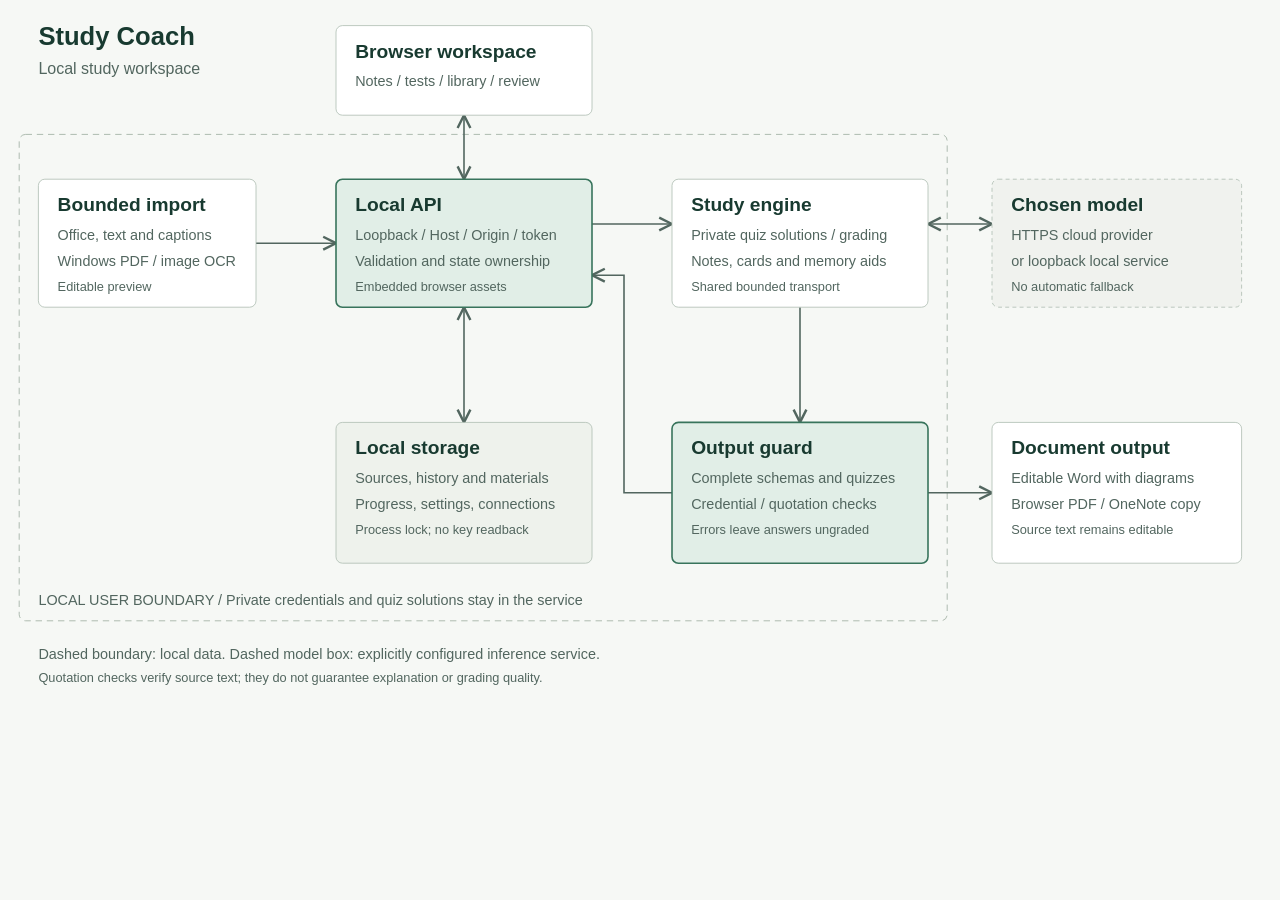
<file: docs/architecture.html>
<!doctype html><html lang="en"><meta charset="utf-8"><meta name="viewport" content="width=device-width,initial-scale=1"><title>Study Coach architecture</title><style>body{margin:0;background:#f6f8f5;font-family:Segoe UI,Arial,sans-serif}main{max-width:1600px;margin:auto;overflow-x:auto}svg{min-width:1000px;width:100%;display:block}</style><main><svg xmlns="http://www.w3.org/2000/svg" viewBox="0 0 1600 880" role="img" aria-labelledby="arch-title arch-desc"><title id="arch-title">Study Coach architecture</title><desc id="arch-desc">Session-protected local API, bounded imports, private study state, explicit model transport, output checks, and document exports.</desc><defs><marker id="arrow" markerWidth="10" markerHeight="10" refX="9" refY="5" orient="auto-start-reverse"><path d="M1 1L9 5L1 9" fill="none" stroke="#52665f" stroke-width="1.5"/></marker></defs><rect width="1600" height="880" fill="#f6f8f5"/><g font-family="Segoe UI,Arial,sans-serif" fill="#183a30"><text x="48" y="56" font-size="32" font-weight="650">Study Coach</text><text x="48" y="92" font-size="20" fill="#52665f">Local study workspace</text><rect x="24" y="168" width="1160" height="608" rx="8" fill="none" stroke="#9cad9f" stroke-dasharray="8 6"/><path d="M580 144V224" fill="none" stroke="#52665f" stroke-width="2" marker-end="url(#arrow)" marker-start="url(#arrow)"/><path d="M320 304H420" fill="none" stroke="#52665f" stroke-width="2" marker-end="url(#arrow)"/><path d="M740 280H840" fill="none" stroke="#52665f" stroke-width="2" marker-end="url(#arrow)"/><path d="M1160 280H1240" fill="none" stroke="#52665f" stroke-width="2" marker-end="url(#arrow)" marker-start="url(#arrow)"/><path d="M580 384V528" fill="none" stroke="#52665f" stroke-width="2" marker-end="url(#arrow)" marker-start="url(#arrow)"/><path d="M1000 384V528" fill="none" stroke="#52665f" stroke-width="2" marker-end="url(#arrow)"/><path d="M840 616H780V344H740" fill="none" stroke="#52665f" stroke-width="2" marker-end="url(#arrow)"/><path d="M1160 616H1240" fill="none" stroke="#52665f" stroke-width="2" marker-end="url(#arrow)"/><rect x="420" y="32" width="320" height="112" rx="8" fill="#ffffff" stroke="#aebdb2" stroke-width="1"/><text x="444" y="72" font-size="24" font-weight="600">Browser workspace</text><text x="444" y="108" font-size="18" fill="#52665f">Notes / tests / library / review</text><rect x="48" y="224" width="272" height="160" rx="8" fill="#ffffff" stroke="#aebdb2" stroke-width="1"/><text x="72" y="264" font-size="24" font-weight="600">Bounded import</text><text x="72" y="300" font-size="18" fill="#52665f">Office, text and captions</text><text x="72" y="332" font-size="18" fill="#52665f">Windows PDF / image OCR</text><text x="72" y="364" font-size="16" fill="#52665f">Editable preview</text><rect x="420" y="224" width="320" height="160" rx="8" fill="#e1eee7" stroke="#38745c" stroke-width="2"/><text x="444" y="264" font-size="24" font-weight="600">Local API</text><text x="444" y="300" font-size="18" fill="#52665f">Loopback / Host / Origin / token</text><text x="444" y="332" font-size="18" fill="#52665f">Validation and state ownership</text><text x="444" y="364" font-size="16" fill="#52665f">Embedded browser assets</text><rect x="840" y="224" width="320" height="160" rx="8" fill="#ffffff" stroke="#aebdb2" stroke-width="1"/><text x="864" y="264" font-size="24" font-weight="600">Study engine</text><text x="864" y="300" font-size="18" fill="#52665f">Private quiz solutions / grading</text><text x="864" y="332" font-size="18" fill="#52665f">Notes, cards and memory aids</text><text x="864" y="364" font-size="16" fill="#52665f">Shared bounded transport</text><rect x="1240" y="224" width="312" height="160" rx="8" fill="#f0f2ee" stroke="#aebdb2" stroke-width="1" stroke-dasharray="5 4"/><text x="1264" y="264" font-size="24" font-weight="600">Chosen model</text><text x="1264" y="300" font-size="18" fill="#52665f">HTTPS cloud provider</text><text x="1264" y="332" font-size="18" fill="#52665f">or loopback local service</text><text x="1264" y="364" font-size="16" fill="#52665f">No automatic fallback</text><rect x="420" y="528" width="320" height="176" rx="8" fill="#eef2ec" stroke="#aebdb2" stroke-width="1"/><text x="444" y="568" font-size="24" font-weight="600">Local storage</text><text x="444" y="604" font-size="18" fill="#52665f">Sources, history and materials</text><text x="444" y="636" font-size="18" fill="#52665f">Progress, settings, connections</text><text x="444" y="668" font-size="16" fill="#52665f">Process lock; no key readback</text><rect x="840" y="528" width="320" height="176" rx="8" fill="#e1eee7" stroke="#38745c" stroke-width="2"/><text x="864" y="568" font-size="24" font-weight="600">Output guard</text><text x="864" y="604" font-size="18" fill="#52665f">Complete schemas and quizzes</text><text x="864" y="636" font-size="18" fill="#52665f">Credential / quotation checks</text><text x="864" y="668" font-size="16" fill="#52665f">Errors leave answers ungraded</text><rect x="1240" y="528" width="312" height="176" rx="8" fill="#ffffff" stroke="#aebdb2" stroke-width="1"/><text x="1264" y="568" font-size="24" font-weight="600">Document output</text><text x="1264" y="604" font-size="18" fill="#52665f">Editable Word with diagrams</text><text x="1264" y="636" font-size="18" fill="#52665f">Browser PDF / OneNote copy</text><text x="1264" y="668" font-size="16" fill="#52665f">Source text remains editable</text><text x="48" y="756" font-size="18" fill="#52665f">LOCAL USER BOUNDARY / Private credentials and quiz solutions stay in the service</text><text x="48" y="824" font-size="18" fill="#52665f">Dashed boundary: local data. Dashed model box: explicitly configured inference service.</text><text x="48" y="852" font-size="16" fill="#52665f">Quotation checks verify source text; they do not guarantee explanation or grading quality.</text></g></svg></main></html>
</file>
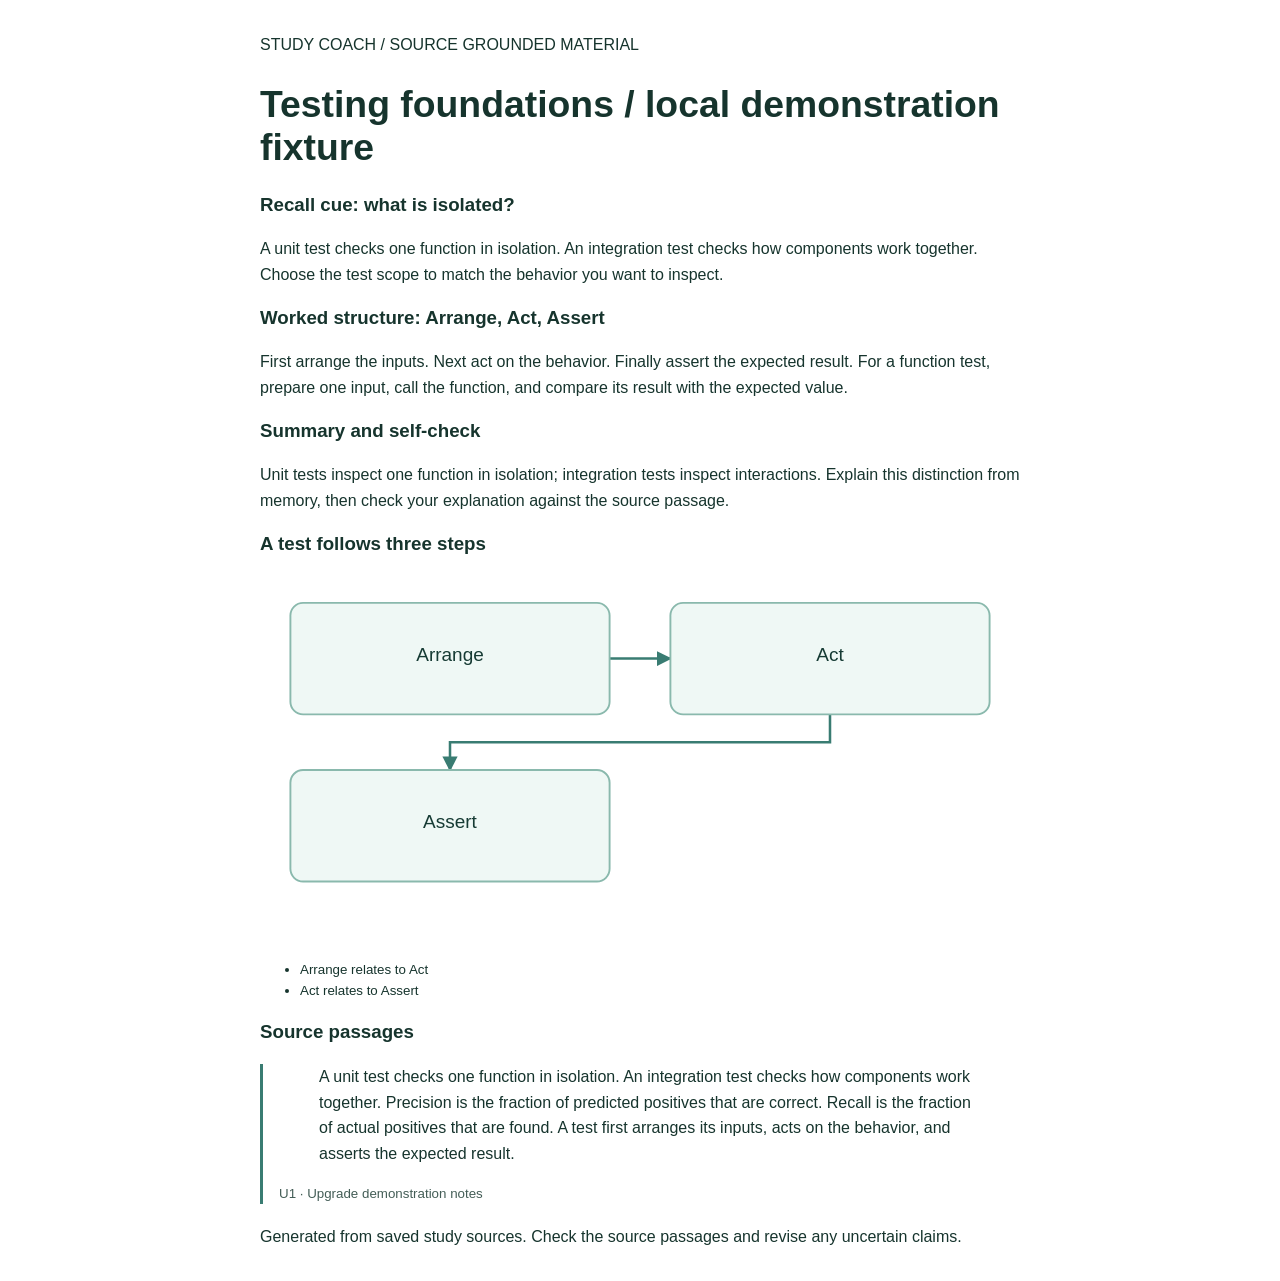
<file: docs/demo/upgrade-checks/onenote-fallback-0.html>
<!doctype html><html><head><title>Testing foundations / local demonstration fixture</title><meta charset="utf-8"><style>@page{size:A4;margin:18mm}body{font:12pt/1.6 "Segoe UI",Arial,sans-serif;color:#16342d;max-width:760px;margin:32px auto;padding:0 20px}h1{font-size:28pt;line-height:1.15}h2,h3{break-after:avoid;line-height:1.3}p,blockquote{white-space:pre-wrap;overflow-wrap:anywhere}section,figure,details{break-inside:avoid}figure{border-left:3px solid #397c72;margin:20px 0;padding-left:16px}figcaption,small{font-size:10pt;color:#435d56}svg{display:block;width:100%;max-height:650px}details{padding:12px 0;border-bottom:1px solid #b0c8c0}summary{font-weight:600}summary small{display:none}.flashcard-number{margin-right:12px}.diagram-relations{font-size:10pt}@media print{body{margin:0;padding:0;max-width:none}button{display:none}}</style></head><body><p>STUDY COACH / SOURCE GROUNDED MATERIAL</p><h1>Testing foundations / local demonstration fixture</h1><div><section class="material-section"><h3>Recall cue: what is isolated?</h3><p>A unit test checks one function in isolation. An integration test checks how components work together. Choose the test scope to match the behavior you want to inspect.</p></section><section class="material-section"><h3>Worked structure: Arrange, Act, Assert</h3><p>First arrange the inputs. Next act on the behavior. Finally assert the expected result. For a function test, prepare one input, call the function, and compare its result with the expected value.</p></section><section class="material-section"><h3>Summary and self-check</h3><p>Unit tests inspect one function in isolation; integration tests inspect interactions. Explain this distinction from memory, then check your explanation against the source passage.</p></section></div><div><h3>A test follows three steps</h3><svg viewBox="0 0 600 292" role="img" aria-label="A test follows three steps" class="study-diagram"><title>A test follows three steps</title><defs><marker id="diagram-arrow" viewBox="0 0 10 10" refX="9" refY="5" markerWidth="6" markerHeight="6" orient="auto-start-reverse"><path d="M 0 0 L 10 5 L 0 10 z" fill="#397c72"></path></marker></defs><path d="M 276 66 H 300 V 66 H 324" fill="none" stroke="#397c72" stroke-width="2" marker-end="url(#diagram-arrow)"></path><path d="M 450 110 V 132 H 150 V 154" fill="none" stroke="#397c72" stroke-width="2" marker-end="url(#diagram-arrow)"></path><rect x="24" y="22" width="252" height="88" rx="10" fill="#eff8f5" stroke="#8ab9ad" stroke-width="1.5"></rect><text x="150" y="53" text-anchor="middle" fill="#163b34" font-family="Segoe UI, Arial, sans-serif" font-size="15"><tspan x="150" dy="15">Arrange</tspan></text><rect x="324" y="22" width="252" height="88" rx="10" fill="#eff8f5" stroke="#8ab9ad" stroke-width="1.5"></rect><text x="450" y="53" text-anchor="middle" fill="#163b34" font-family="Segoe UI, Arial, sans-serif" font-size="15"><tspan x="450" dy="15">Act</tspan></text><rect x="24" y="154" width="252" height="88" rx="10" fill="#eff8f5" stroke="#8ab9ad" stroke-width="1.5"></rect><text x="150" y="185" text-anchor="middle" fill="#163b34" font-family="Segoe UI, Arial, sans-serif" font-size="15"><tspan x="150" dy="15">Assert</tspan></text></svg><ul class="diagram-relations"><li>Arrange relates to Act</li><li>Act relates to Assert</li></ul></div><div class="citations"><h3>Source passages</h3><figure class="citation"><blockquote>A unit test checks one function in isolation. An integration test checks how components work together. Precision is the fraction of predicted positives that are correct. Recall is the fraction of actual positives that are found. A test first arranges its inputs, acts on the behavior, and asserts the expected result.</blockquote><figcaption>U1 · Upgrade demonstration notes</figcaption></figure></div><p>Generated from saved study sources. Check the source passages and revise any uncertain claims.</p></body></html>
</file>
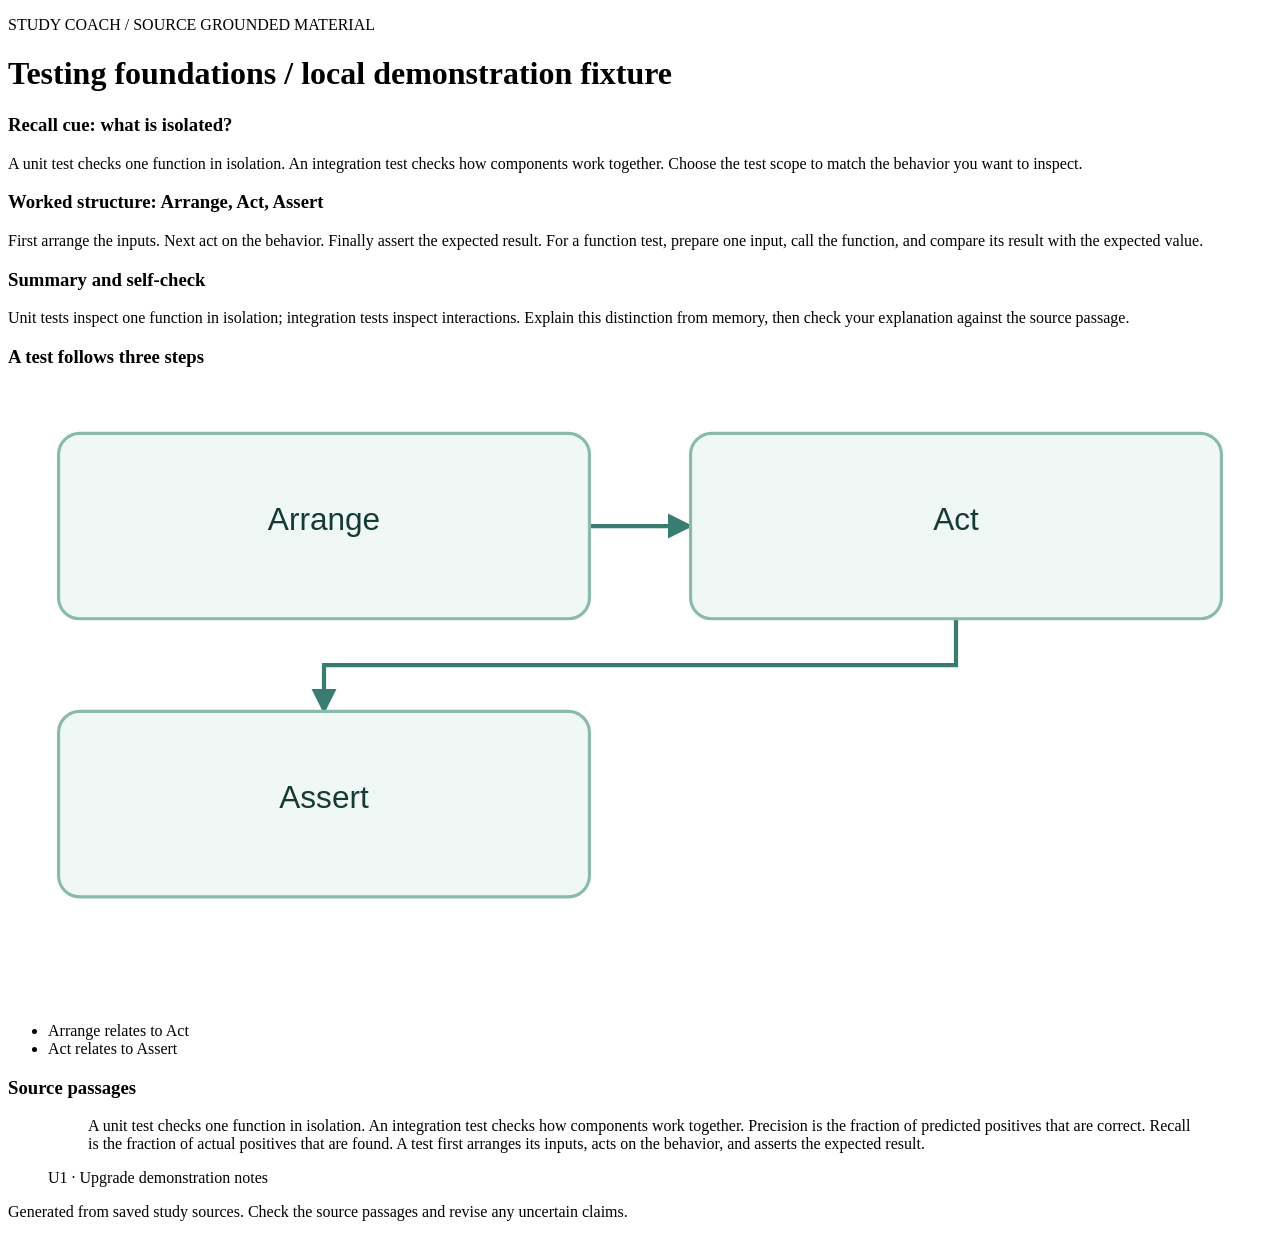
<file: docs/demo/upgrade-checks/upgrade-notes.html>
<!doctype html><html><head><title>Testing foundations / local demonstration fixture</title><meta charset="utf-8"></head><body><p>STUDY COACH / SOURCE GROUNDED MATERIAL</p><h1>Testing foundations / local demonstration fixture</h1><div><section class="material-section"><h3>Recall cue: what is isolated?</h3><p>A unit test checks one function in isolation. An integration test checks how components work together. Choose the test scope to match the behavior you want to inspect.</p></section><section class="material-section"><h3>Worked structure: Arrange, Act, Assert</h3><p>First arrange the inputs. Next act on the behavior. Finally assert the expected result. For a function test, prepare one input, call the function, and compare its result with the expected value.</p></section><section class="material-section"><h3>Summary and self-check</h3><p>Unit tests inspect one function in isolation; integration tests inspect interactions. Explain this distinction from memory, then check your explanation against the source passage.</p></section></div><div><h3>A test follows three steps</h3><svg viewBox="0 0 600 292" role="img" aria-label="A test follows three steps" class="study-diagram"><title>A test follows three steps</title><defs><marker id="diagram-arrow" viewBox="0 0 10 10" refX="9" refY="5" markerWidth="6" markerHeight="6" orient="auto-start-reverse"><path d="M 0 0 L 10 5 L 0 10 z" fill="#397c72"></path></marker></defs><path d="M 276 66 H 300 V 66 H 324" fill="none" stroke="#397c72" stroke-width="2" marker-end="url(#diagram-arrow)"></path><path d="M 450 110 V 132 H 150 V 154" fill="none" stroke="#397c72" stroke-width="2" marker-end="url(#diagram-arrow)"></path><rect x="24" y="22" width="252" height="88" rx="10" fill="#eff8f5" stroke="#8ab9ad" stroke-width="1.5"></rect><text x="150" y="53" text-anchor="middle" fill="#163b34" font-family="Segoe UI, Arial, sans-serif" font-size="15"><tspan x="150" dy="15">Arrange</tspan></text><rect x="324" y="22" width="252" height="88" rx="10" fill="#eff8f5" stroke="#8ab9ad" stroke-width="1.5"></rect><text x="450" y="53" text-anchor="middle" fill="#163b34" font-family="Segoe UI, Arial, sans-serif" font-size="15"><tspan x="450" dy="15">Act</tspan></text><rect x="24" y="154" width="252" height="88" rx="10" fill="#eff8f5" stroke="#8ab9ad" stroke-width="1.5"></rect><text x="150" y="185" text-anchor="middle" fill="#163b34" font-family="Segoe UI, Arial, sans-serif" font-size="15"><tspan x="150" dy="15">Assert</tspan></text></svg><ul class="diagram-relations"><li>Arrange relates to Act</li><li>Act relates to Assert</li></ul></div><div class="citations"><h3>Source passages</h3><figure class="citation"><blockquote>A unit test checks one function in isolation. An integration test checks how components work together. Precision is the fraction of predicted positives that are correct. Recall is the fraction of actual positives that are found. A test first arranges its inputs, acts on the behavior, and asserts the expected result.</blockquote><figcaption>U1 · Upgrade demonstration notes</figcaption></figure></div><p>Generated from saved study sources. Check the source passages and revise any uncertain claims.</p></body></html>
</file>
